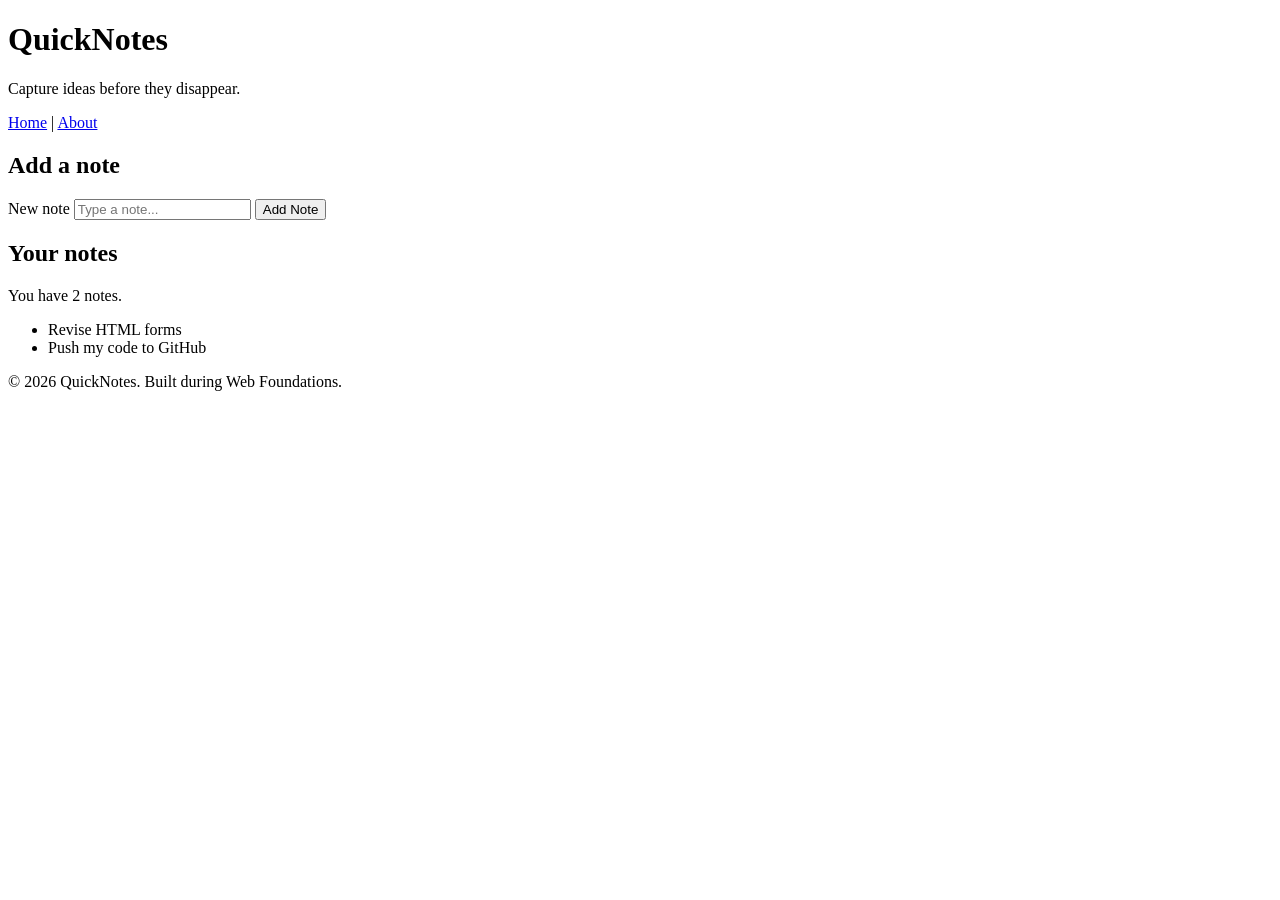
<file: day1/index.html>
<!DOCTYPE html>
<html lang="en">
  <head>
    <meta charset="UTF-8" />
    <meta name="viewport" content="width=device-width, initial-scale=1.0" />
    <title>QuickNotes</title>
  </head>
  <body>
    <header>
      <h1>QuickNotes</h1>
      <p>Capture ideas before they disappear.</p>
      <!-- Navigation added here under the tagline -->
      <nav>
        <a href="index.html">Home</a> | <a href="about.html">About</a>
      </nav>
    </header>
 
    <main>
      <section>
        <h2>Add a note</h2>
        <form id="note-form">
          <label for="note-input">New note</label>
          <input type="text" id="note-input" placeholder="Type a note..." />
          <button type="submit">Add Note</button>
        </form>
      </section>
 
      <section>
        <h2>Your notes</h2>
        <p id="note-count">You have 2 notes.</p>
        <ul id="notes-list">
          <li>Revise HTML forms</li>
          <li>Push my code to GitHub</li>
        </ul>
      </section>
    </main>
 
    <footer>
      <p>&copy; 2026 QuickNotes. Built during Web Foundations.</p>
    </footer>
  </body>
</html>
</file>
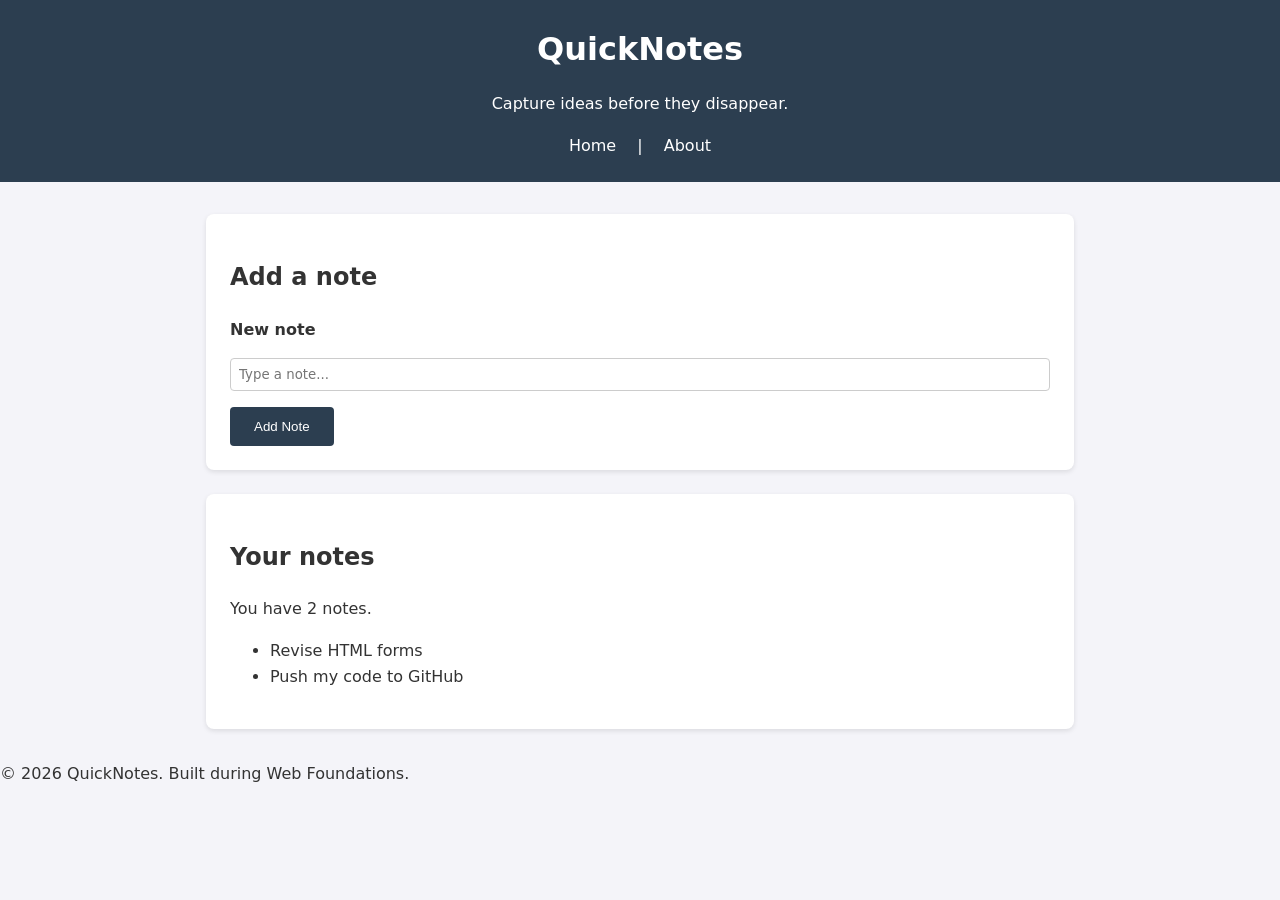
<file: day2/index.html>
<!DOCTYPE html>
<html lang="en">
  <head>
    <meta charset="UTF-8" />
    <meta name="viewport" content="width=device-width, initial-scale=1.0" />
    <title>QuickNotes</title>
       <link rel="stylesheet" href="style.css">
  </head>
  <body>
    <header>
      <h1>QuickNotes</h1>
      <p>Capture ideas before they disappear.</p>
      <!-- Navigation added here under the tagline -->
      <nav>
        <a href="index.html">Home</a> | <a href="about.html">About</a>
      </nav>
    </header>
 
    <main>
      <section>
        <h2>Add a note</h2>
        <form id="note-form">
          <label for="note-input">New note</label>
          <input type="text" id="note-input" placeholder="Type a note..." />
          <button type="submit">Add Note</button>
        </form>
      </section>
 
      <section>
        <h2>Your notes</h2>
        <p id="note-count">You have 2 notes.</p>
        <ul id="notes-list">
          <li>Revise HTML forms</li>
          <li>Push my code to GitHub</li>
        </ul>
      </section>
    </main>
 
    <footer>
      <p>&copy; 2026 QuickNotes. Built during Web Foundations.</p>
    </footer>
  </body>
</html>
</file>
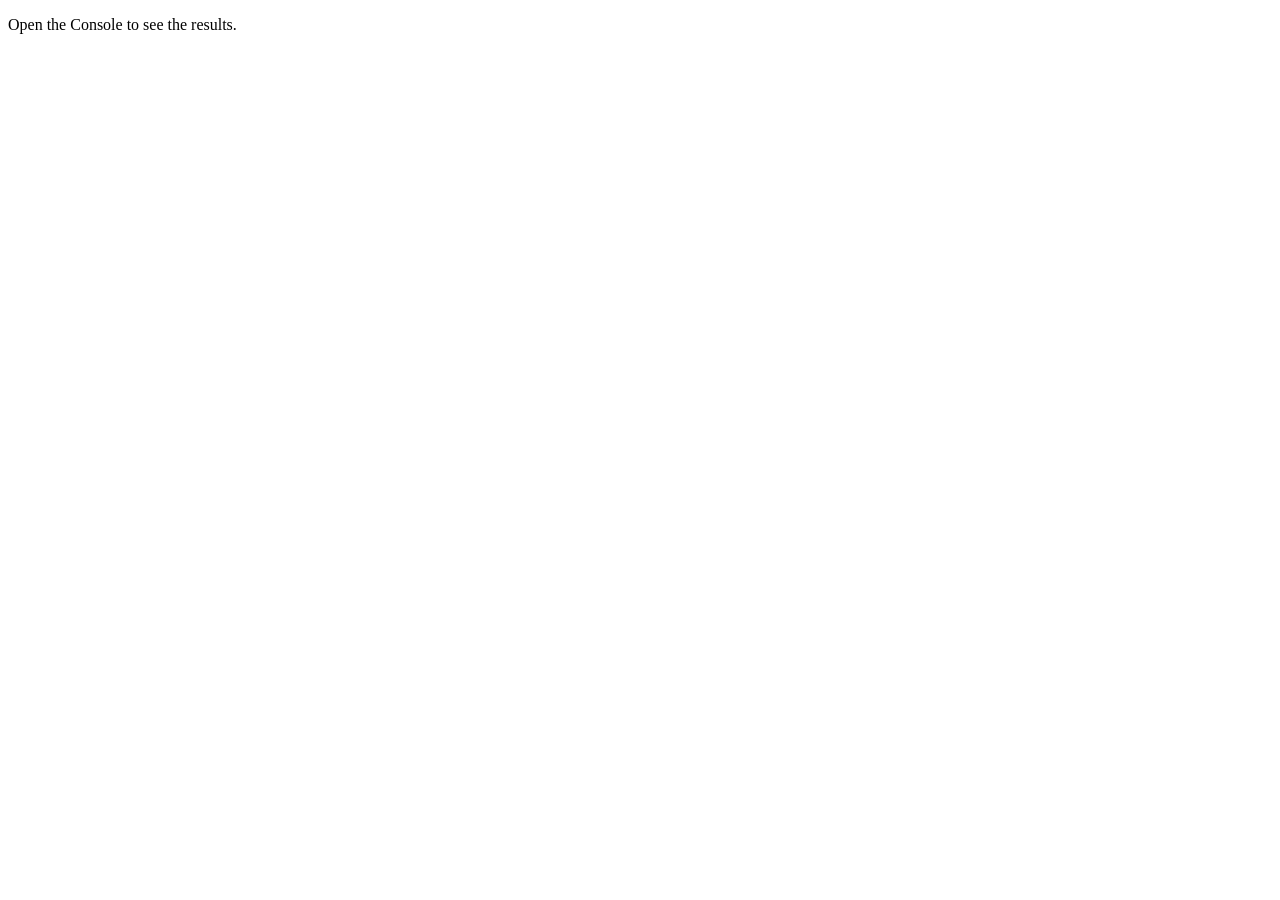
<file: day3/index.html>
<!DOCTYPE html>
<html lang="en">
<head>
    <meta charset="UTF-8">
    <meta name="viewport" content="width=device-width, initial-scale=1.0">
    <title>Notes Toolkit</title>
    <script src="script.js" defer></script>
</head>
<body>
    <p>Open the Console to see the results.</p>
</body>
</html>
</file>
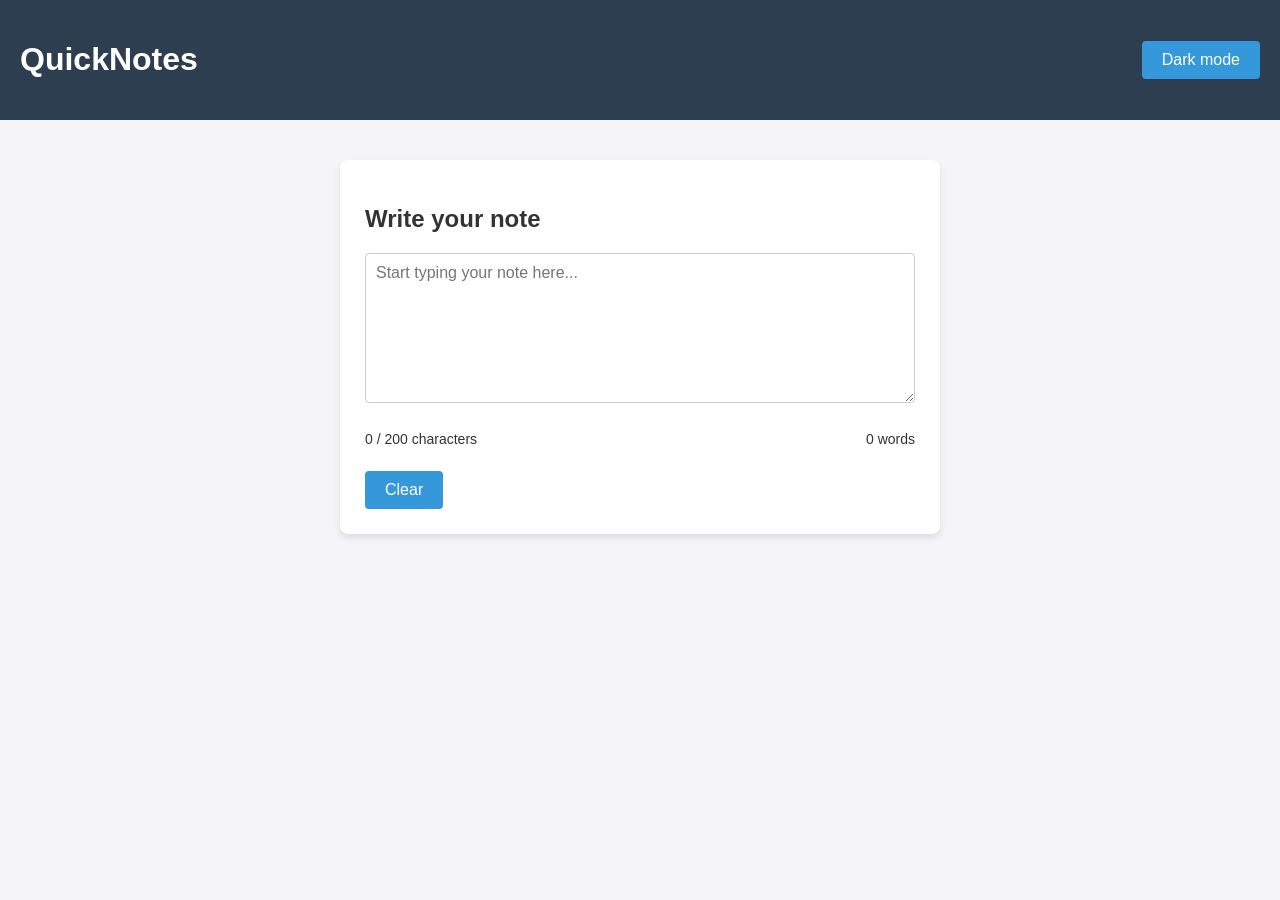
<file: day4/index.html>
<!DOCTYPE html>
<html lang="en">
<head>
    <meta charset="UTF-8">
    <meta name="viewport" content="width=device-width, initial-scale=1.0">
    <title>QuickNotes - Day 4</title>
    <!-- Link the CSS -->
    <link rel="stylesheet" href="style.css">
    <!-- Link the JavaScript with defer -->
    <script src="script.js" defer></script>
</head>
<body>
    <header>
        <h1>QuickNotes</h1>
        <button id="theme-toggle">Dark mode</button>
    </header>

    <main>
        <section>
            <h2>Write your note</h2>
            <textarea id="note-text" placeholder="Start typing your note here..."></textarea>
            
            <div class="counters">
                <p id="char-count">0 / 200 characters</p>
                <p id="word-count">0 words</p>
            </div>

            <button id="clear-btn">Clear</button>
        </section>
    </main>
</body>
</html>
</file>
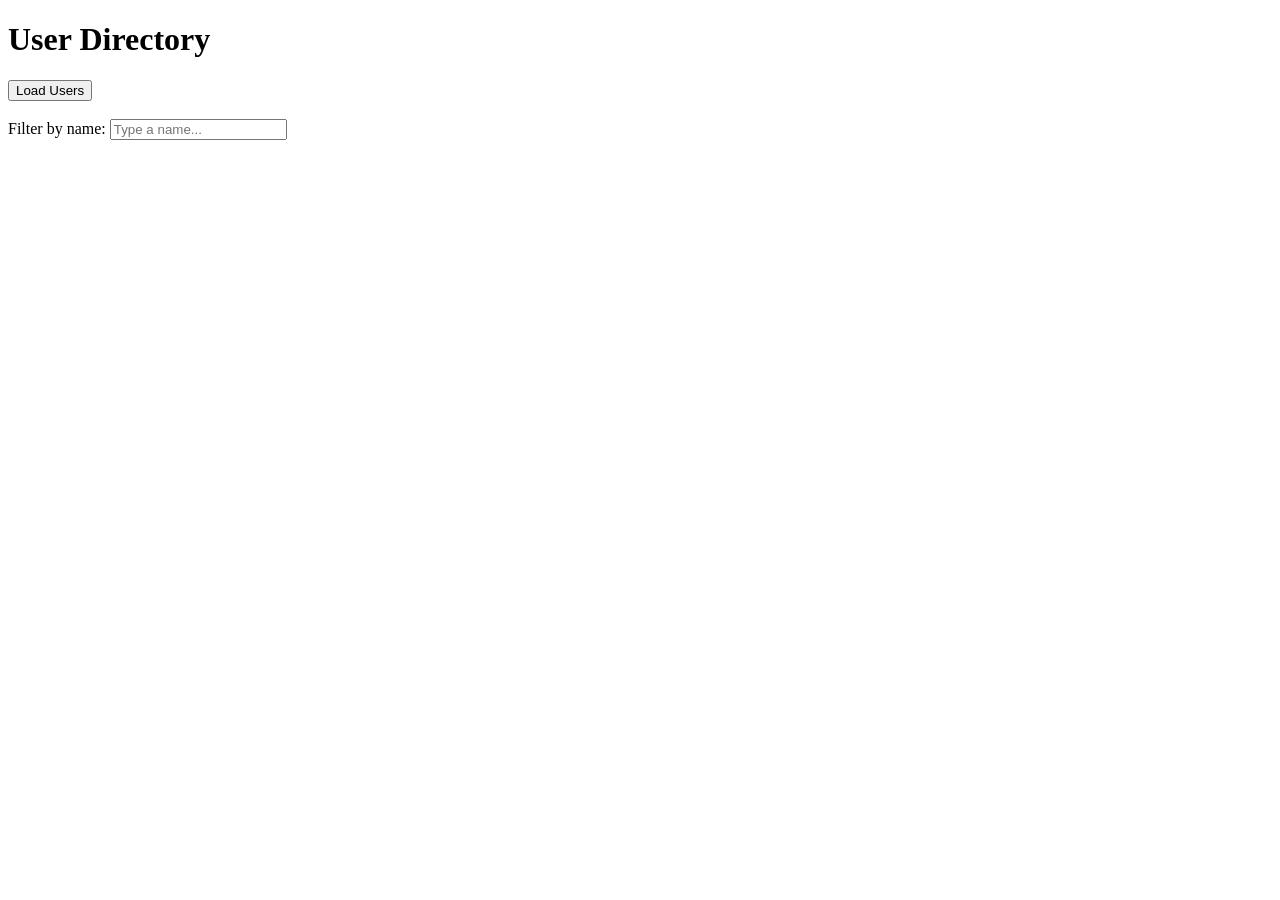
<file: day5/index.html>
<!DOCTYPE html>
<html lang="en">
<head>
    <meta charset="UTF-8">
    <meta name="viewport" content="width=device-width, initial-scale=1.0">
    <title>User Directory - Day 5</title>
</head>
<body>
    <h1>User Directory</h1>
    
    <!-- Button to load users -->
    <button id="load-users">Load Users</button>
    
    <br><br>
    
    <!-- Labelled input for filtering -->
    <label for="filter-input">Filter by name:</label>
    <input type="text" id="filter-input" placeholder="Type a name...">
    
    <!-- Status paragraph for loading, success, or error messages -->
    <p id="status"></p>
    
    <!-- Empty list to display users -->
    <ul id="users-list"></ul>

    <!-- Load the JavaScript file with defer -->
    <script src="users.js" defer></script>
</body>
</html>
</file>
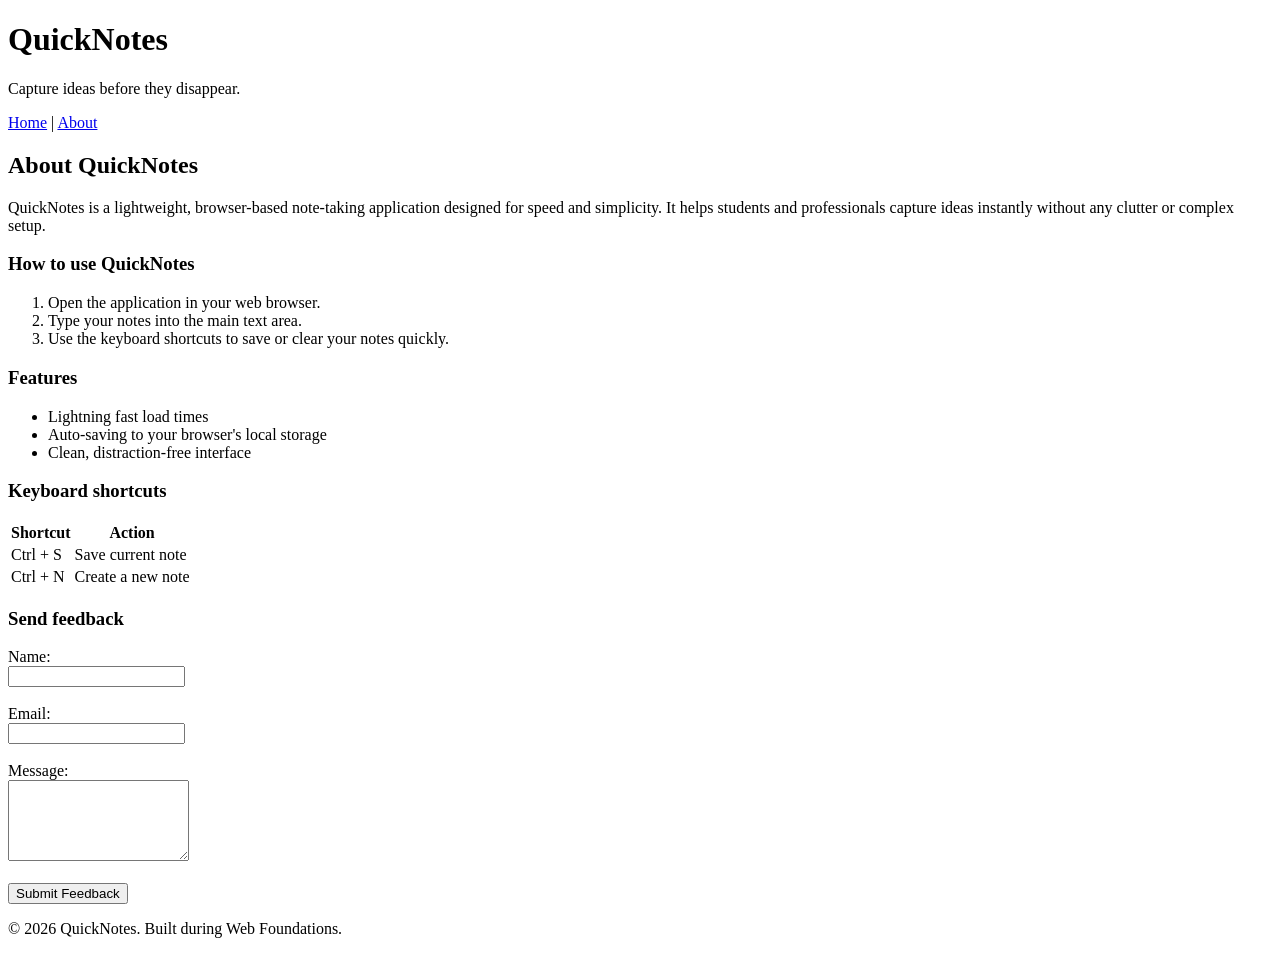
<file: day1/about.html>
<!DOCTYPE html>
<html lang="en">
  <head>
    <meta charset="UTF-8" />
    <meta name="viewport" content="width=device-width, initial-scale=1.0" />
    <title>QuickNotes - About</title>
  </head>
  <body>
    <header>
      <h1>QuickNotes</h1>
      <p>Capture ideas before they disappear.</p>
      <nav>
        <a href="index.html">Home</a> | <a href="about.html">About</a>
      </nav>
    </header>
 
    <main>
      <h2>About QuickNotes</h2>
      <p>QuickNotes is a lightweight, browser-based note-taking application designed for speed and simplicity. It helps students and professionals capture ideas instantly without any clutter or complex setup.</p>

      <section>
        <h3>How to use QuickNotes</h3>
        <ol>
          <li>Open the application in your web browser.</li>
          <li>Type your notes into the main text area.</li>
          <li>Use the keyboard shortcuts to save or clear your notes quickly.</li>
        </ol>
      </section>

      <section>
        <h3>Features</h3>
        <ul>
          <li>Lightning fast load times</li>
          <li>Auto-saving to your browser's local storage</li>
          <li>Clean, distraction-free interface</li>
        </ul>
      </section>

      <section>
        <h3>Keyboard shortcuts</h3>
        <table>
          <thead>
            <tr>
              <th>Shortcut</th>
              <th>Action</th>
            </tr>
          </thead>
          <tbody>
            <tr>
              <td>Ctrl + S</td>
              <td>Save current note</td>
            </tr>
            <tr>
              <td>Ctrl + N</td>
              <td>Create a new note</td>
            </tr>
          </tbody>
        </table>
      </section>

      <section>
        <h3>Send feedback</h3>
        <form action="#" method="post">
          <div>
            <label for="name">Name:</label><br>
            <input type="text" id="name" name="name" required>
          </div>
          <br>
          <div>
            <label for="email">Email:</label><br>
            <input type="email" id="email" name="email" required>
          </div>
          <br>
          <div>
            <label for="message">Message:</label><br>
            <textarea id="message" name="message" rows="5" required></textarea>
          </div>
          <br>
          <button type="submit">Submit Feedback</button>
        </form>
      </section>
    </main>
 
    <footer>
      <p>&copy; 2026 QuickNotes. Built during Web Foundations.</p>
    </footer>
  </body>
</html>
</file>
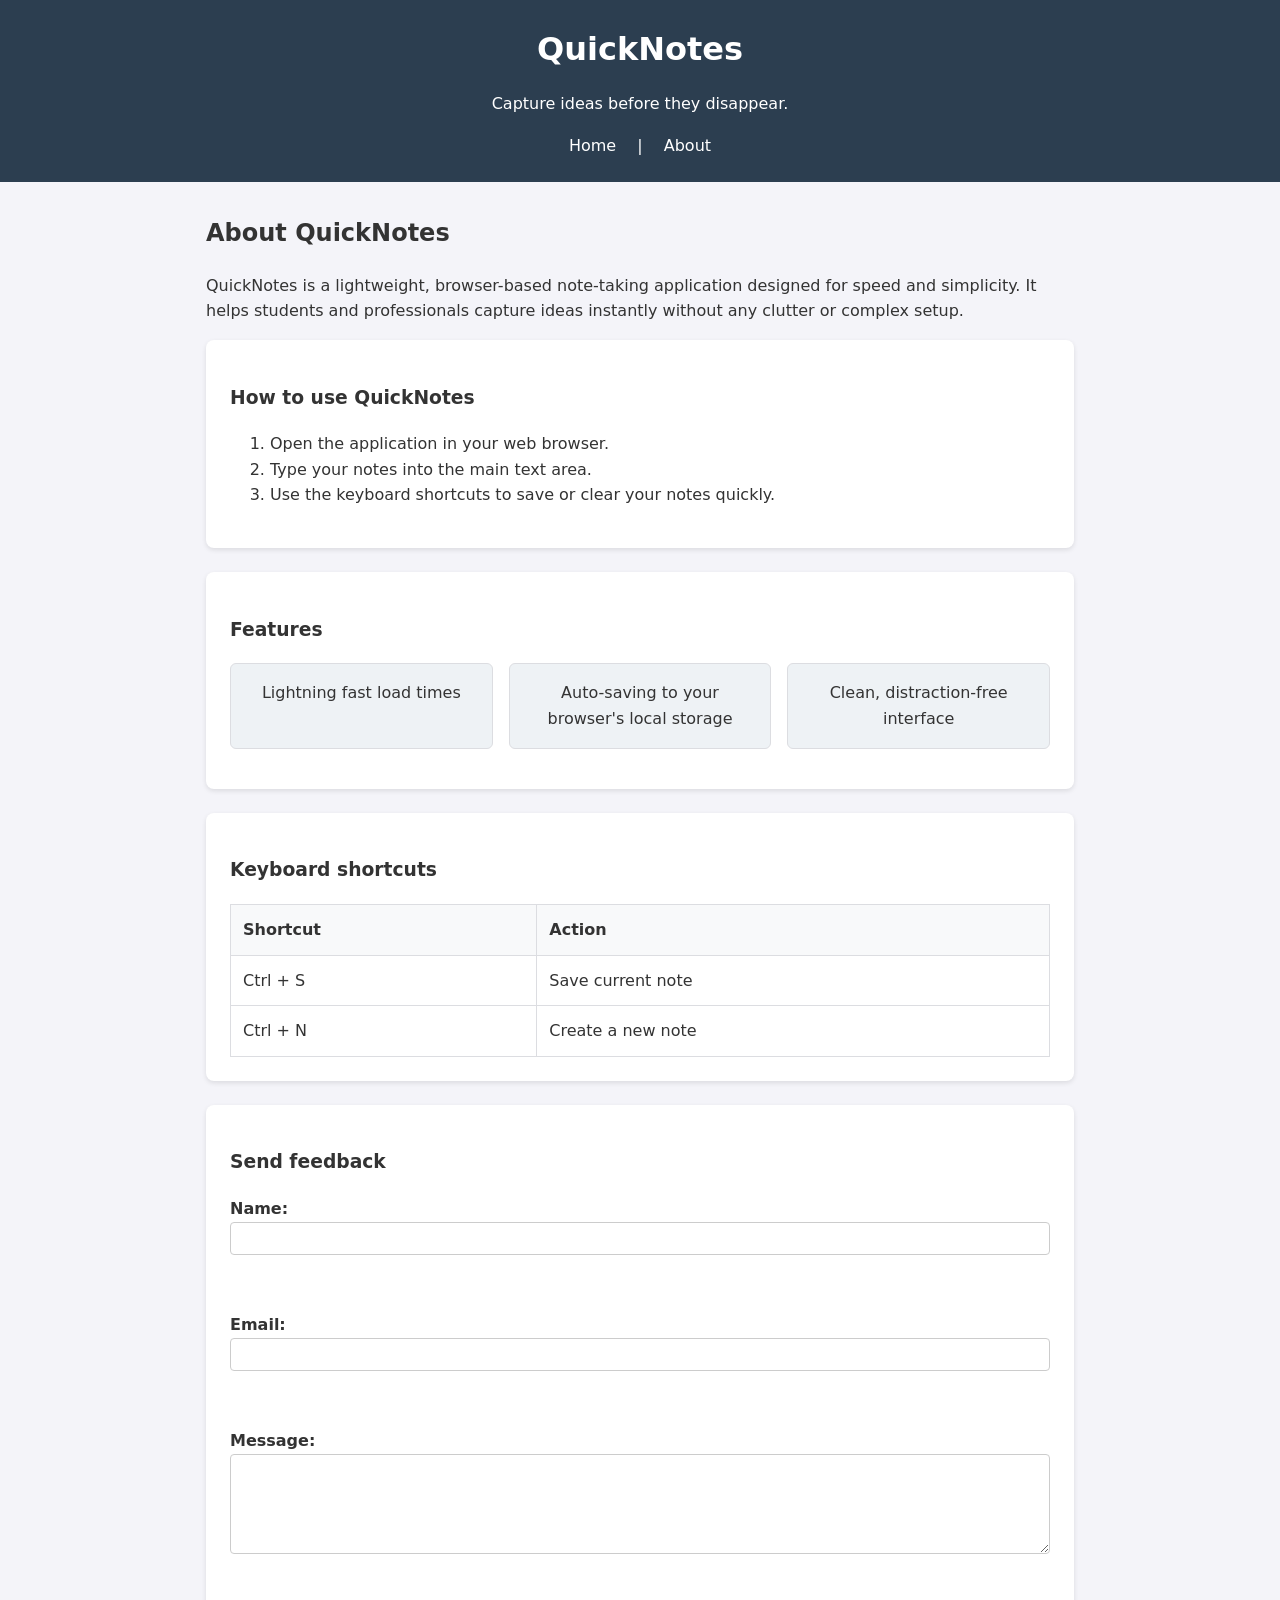
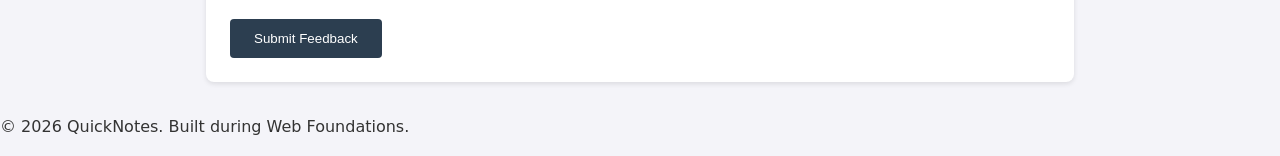
<file: day2/about.html>
<!DOCTYPE html>
<html lang="en">
  <head>
    <meta charset="UTF-8" />
    <meta name="viewport" content="width=device-width, initial-scale=1.0" />
    <title>QuickNotes - About</title>
    <link rel="stylesheet" href="style.css">
  </head>
  <body>
    <header>
      <h1>QuickNotes</h1>
      <p>Capture ideas before they disappear.</p>
      <nav>
        <a href="index.html">Home</a> | <a href="about.html">About</a>
      </nav>
    </header>
 
    <main>
      <h2>About QuickNotes</h2>
      <p>QuickNotes is a lightweight, browser-based note-taking application designed for speed and simplicity. It helps students and professionals capture ideas instantly without any clutter or complex setup.</p>

      <section>
        <h3>How to use QuickNotes</h3>
        <ol>
          <li>Open the application in your web browser.</li>
          <li>Type your notes into the main text area.</li>
          <li>Use the keyboard shortcuts to save or clear your notes quickly.</li>
        </ol>
      </section>

      <section>
        <h3>Features</h3>
        <ul class="features">
          <li>Lightning fast load times</li>
          <li>Auto-saving to your browser's local storage</li>
          <li>Clean, distraction-free interface</li>
        </ul>
      </section>

      <section>
        <h3>Keyboard shortcuts</h3>
        <table>
          <thead>
            <tr>
              <th>Shortcut</th>
              <th>Action</th>
            </tr>
          </thead>
          <tbody>
            <tr>
              <td>Ctrl + S</td>
              <td>Save current note</td>
            </tr>
            <tr>
              <td>Ctrl + N</td>
              <td>Create a new note</td>
            </tr>
          </tbody>
        </table>
      </section>

      <section>
        <h3>Send feedback</h3>
        <form action="#" method="post">
          <div>
            <label for="name">Name:</label><br>
            <input type="text" id="name" name="name" required>
          </div>
          <br>
          <div>
            <label for="email">Email:</label><br>
            <input type="email" id="email" name="email" required>
          </div>
          <br>
          <div>
            <label for="message">Message:</label><br>
            <textarea id="message" name="message" rows="5" required></textarea>
          </div>
          <br>
          <button type="submit">Submit Feedback</button>
        </form>
      </section>
    </main>
 
    <footer>
      <p>&copy; 2026 QuickNotes. Built during Web Foundations.</p>
    </footer>
  </body>
</html>
</file>
<file: day2/style.css>
/* 1. Reset and base body styles */
*, *::before, *::after {
  box-sizing: border-box;
}

body {
  margin: 0;
  font-family: system-ui, -apple-system, sans-serif;
  background-color: #f4f4f9;
  color: #333;
  line-height: 1.6;
}

/* 2. Header styles */
header {
  background-color: #2c3e50;
  color: white;
  padding: 1.5rem;
  text-align: center;
}

header h1 {
  margin: 0 0 1rem 0;
}

/* 3. Navigation bar with Flexbox */
nav ul {
  list-style: none;
  padding: 0;
  margin: 0;
  display: flex;
  justify-content: center;
  gap: 16px;
}

nav a {
  color: white;
  text-decoration: none;
  padding: 0.5rem 1rem;
  border-radius: 4px;
  transition: background-color 0.3s ease;
}

nav a:hover {
  background-color: rgba(255, 255, 255, 0.2);
}

/* 4. Centre <main> with max-width */
main {
  max-width: 900px;
  margin: 2rem auto;
  padding: 0 1rem;
}

/* 5. Each <section> gets a white card look */
section {
  background: white;
  padding: 1.5rem;
  margin-bottom: 1.5rem;
  border-radius: 8px;
  box-shadow: 0 2px 5px rgba(0,0,0,0.1);
}

/* 6. Features list as CSS Grid */
.features {
  list-style: none;
  padding: 0;
  display: grid;
  grid-template-columns: repeat(auto-fit, minmax(180px, 1fr));
  gap: 1rem;
}

.features li {
  background: #eef2f5;
  padding: 1rem;
  border-radius: 6px;
  text-align: center;
  border: 1px solid #dcdde1;
}

/* 7. Shortcuts table styles */
table {
  width: 100%;
  border-collapse: collapse;
  margin-top: 1rem;
}

th, td {
  border: 1px solid #dcdde1;
  padding: 0.75rem;
  text-align: left;
}

th {
  background-color: #f8f9fa;
}

/* 8. Feedback form fields stacked vertically, full width */
form {
  display: flex;
  flex-direction: column;
  gap: 1rem;
}

label {
  font-weight: bold;
}

input, textarea {
  width: 100%;
  padding: 0.5rem;
  border: 1px solid #ccc;
  border-radius: 4px;
  font-family: inherit;
}

textarea {
  min-height: 100px;
  resize: vertical;
}

/* 9. Transition on buttons */
button {
  padding: 0.75rem 1.5rem;
  background-color: #2c3e50;
  color: white;
  border: none;
  border-radius: 4px;
  cursor: pointer;
  transition: background-color 0.3s ease, transform 0.2s ease;
  align-self: flex-start;
}

button:hover {
  background-color: #34495e;
  transform: translateY(-2px);
}

/* 10. Media query for small screens */
@media (max-width: 600px) {
  header {
    font-size: 0.9rem;
    padding: 1rem 0.5rem;
  }
  
  header h1 {
    font-size: 1.5rem;
  }
}
</file>
<file: day4/style.css>
/* 1. Define colors as CSS variables */
:root {
    --bg-color: #f4f4f9;
    --text-color: #333;
    --header-bg: #2c3e50;
    --header-text: white;
    --card-bg: white;
    --border-color: #ccc;
    --btn-bg: #3498db;
    --btn-text: white;
}

/* 2. Dark theme rule (just redefines the variables!) */
body.dark {
    --bg-color: #1a1a1a;
    --text-color: #f4f4f9;
    --header-bg: #111;
    --card-bg: #2a2a2a;
    --border-color: #555;
    --btn-bg: #e74c3c;
}

/* Base styles */
body {
    margin: 0;
    font-family: Arial, sans-serif;
    background-color: var(--bg-color);
    color: var(--text-color);
    transition: background-color 0.3s, color 0.3s;
}

header {
    background-color: var(--header-bg);
    color: var(--header-text);
    padding: 20px;
    display: flex;
    justify-content: space-between;
    align-items: center;
}

main {
    max-width: 600px;
    margin: 40px auto;
    padding: 0 20px;
}

section {
    background-color: var(--card-bg);
    padding: 25px;
    border-radius: 8px;
    box-shadow: 0 4px 6px rgba(0,0,0,0.1);
}

textarea {
    width: 100%;
    height: 150px;
    padding: 10px;
    border: 1px solid var(--border-color);
    border-radius: 4px;
    font-size: 16px;
    font-family: inherit;
    resize: vertical;
    box-sizing: border-box; /* Important so padding doesn't break width */
}

.counters {
    display: flex;
    justify-content: space-between;
    margin: 10px 0;
    font-size: 14px;
}

button {
    background-color: var(--btn-bg);
    color: var(--btn-text);
    border: none;
    padding: 10px 20px;
    border-radius: 4px;
    cursor: pointer;
    font-size: 16px;
    transition: background-color 0.3s;
}

button:hover {
    opacity: 0.9;
}

/* 3. Warning and Over classes for the character counter */
.warning {
    color: orange;
}

.over {
    color: red;
    font-weight: bold;
}
</file>
